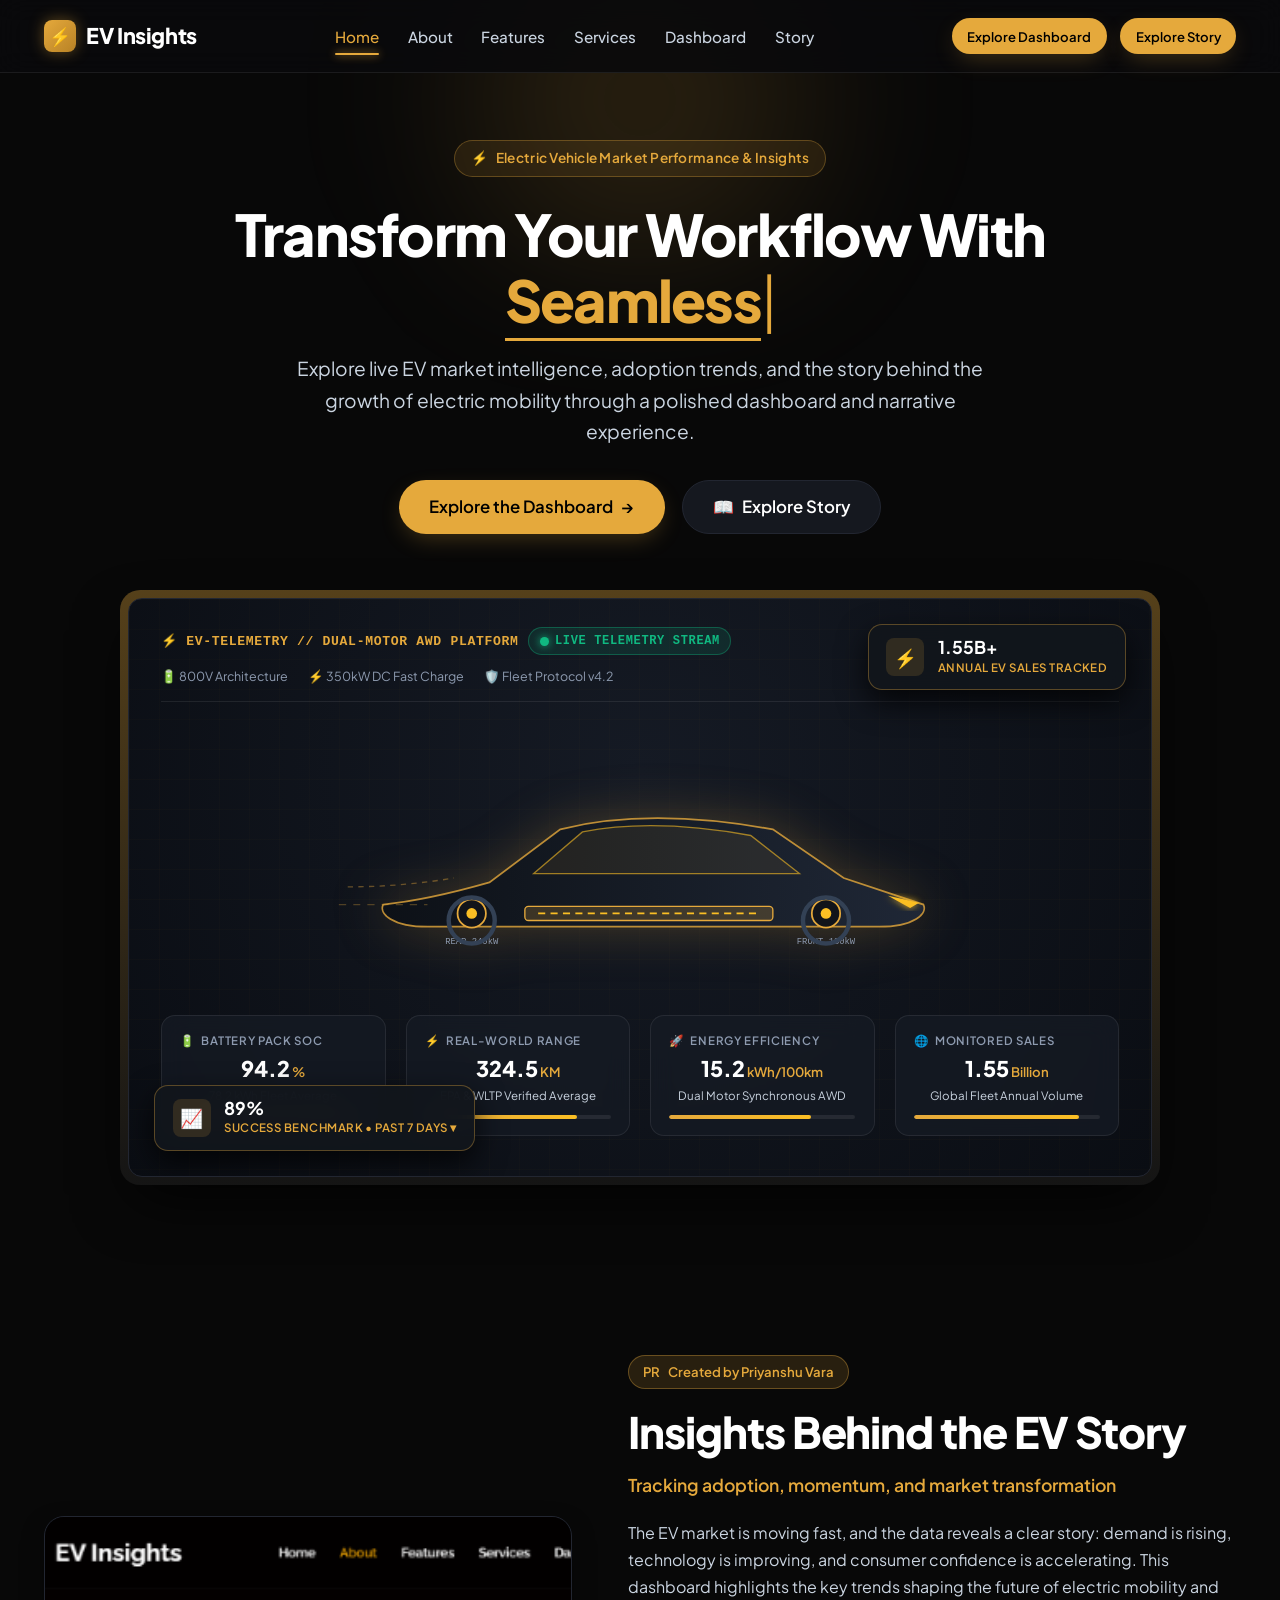
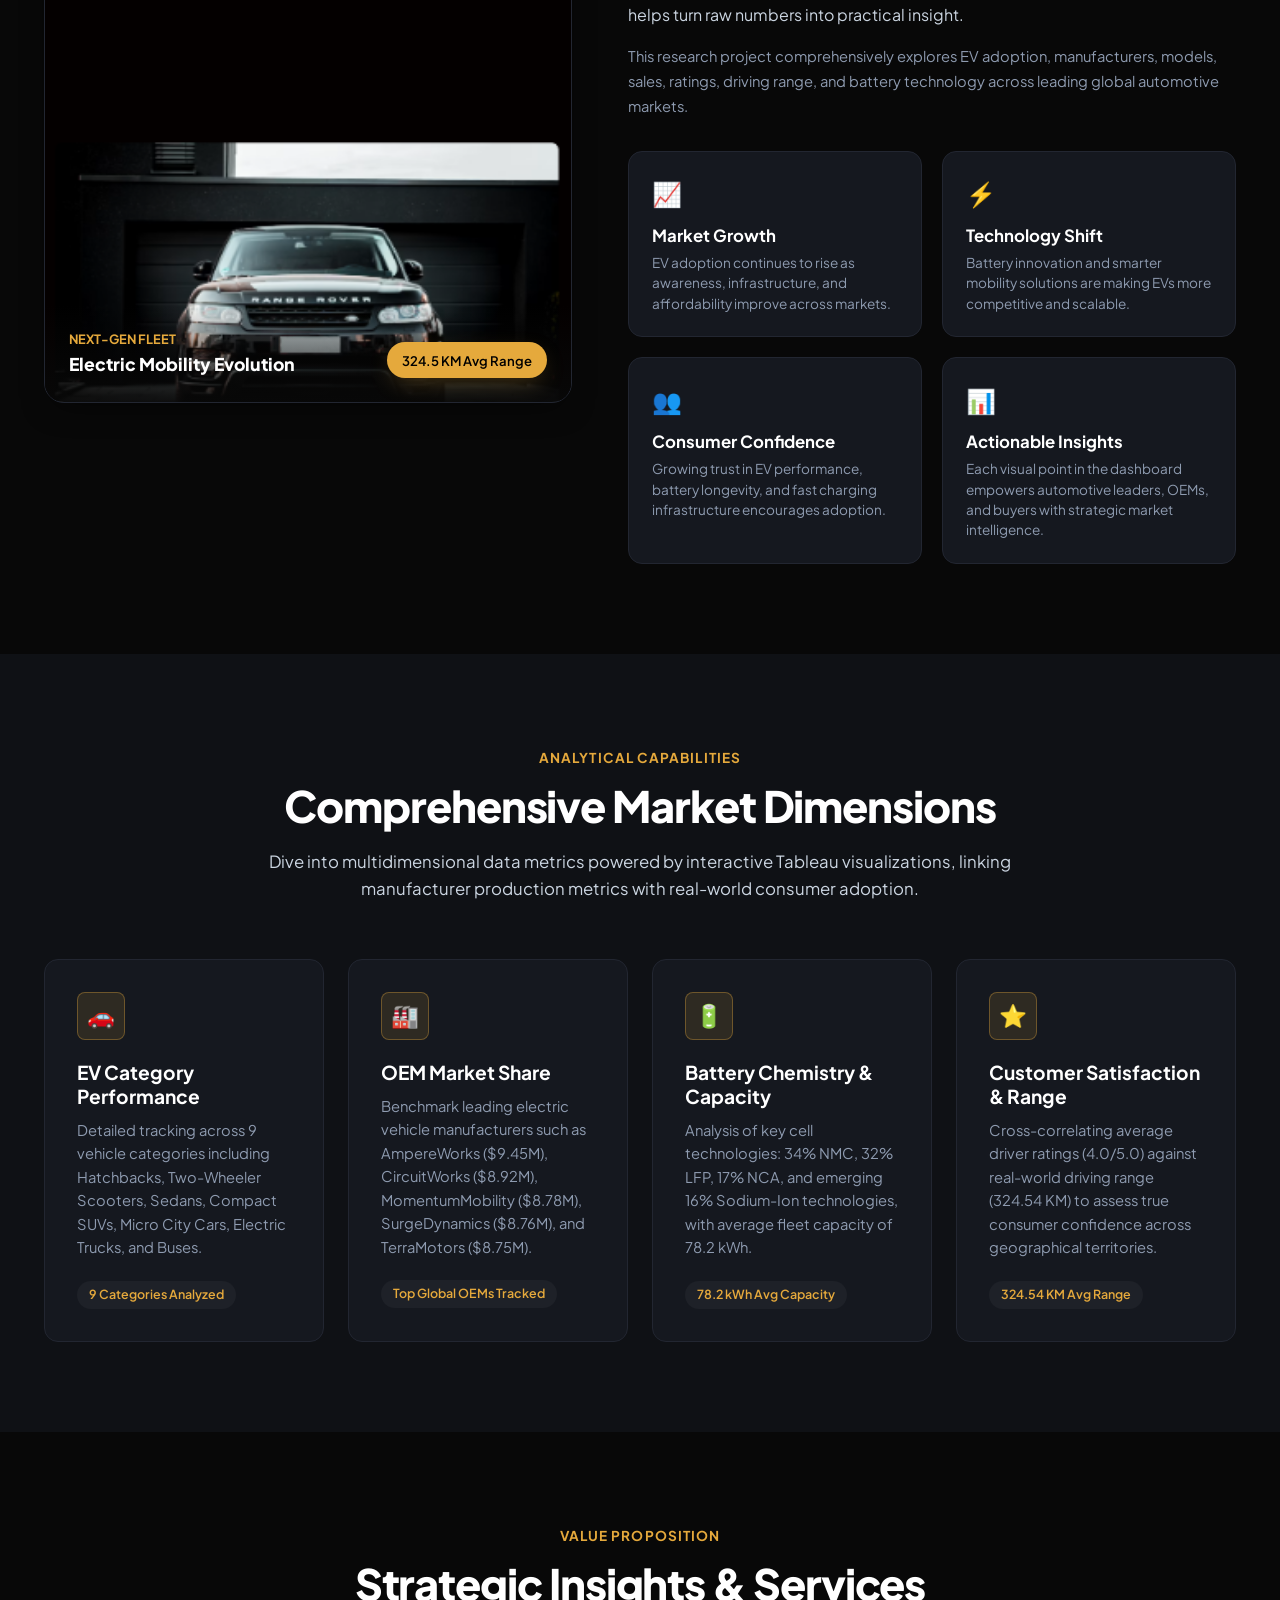
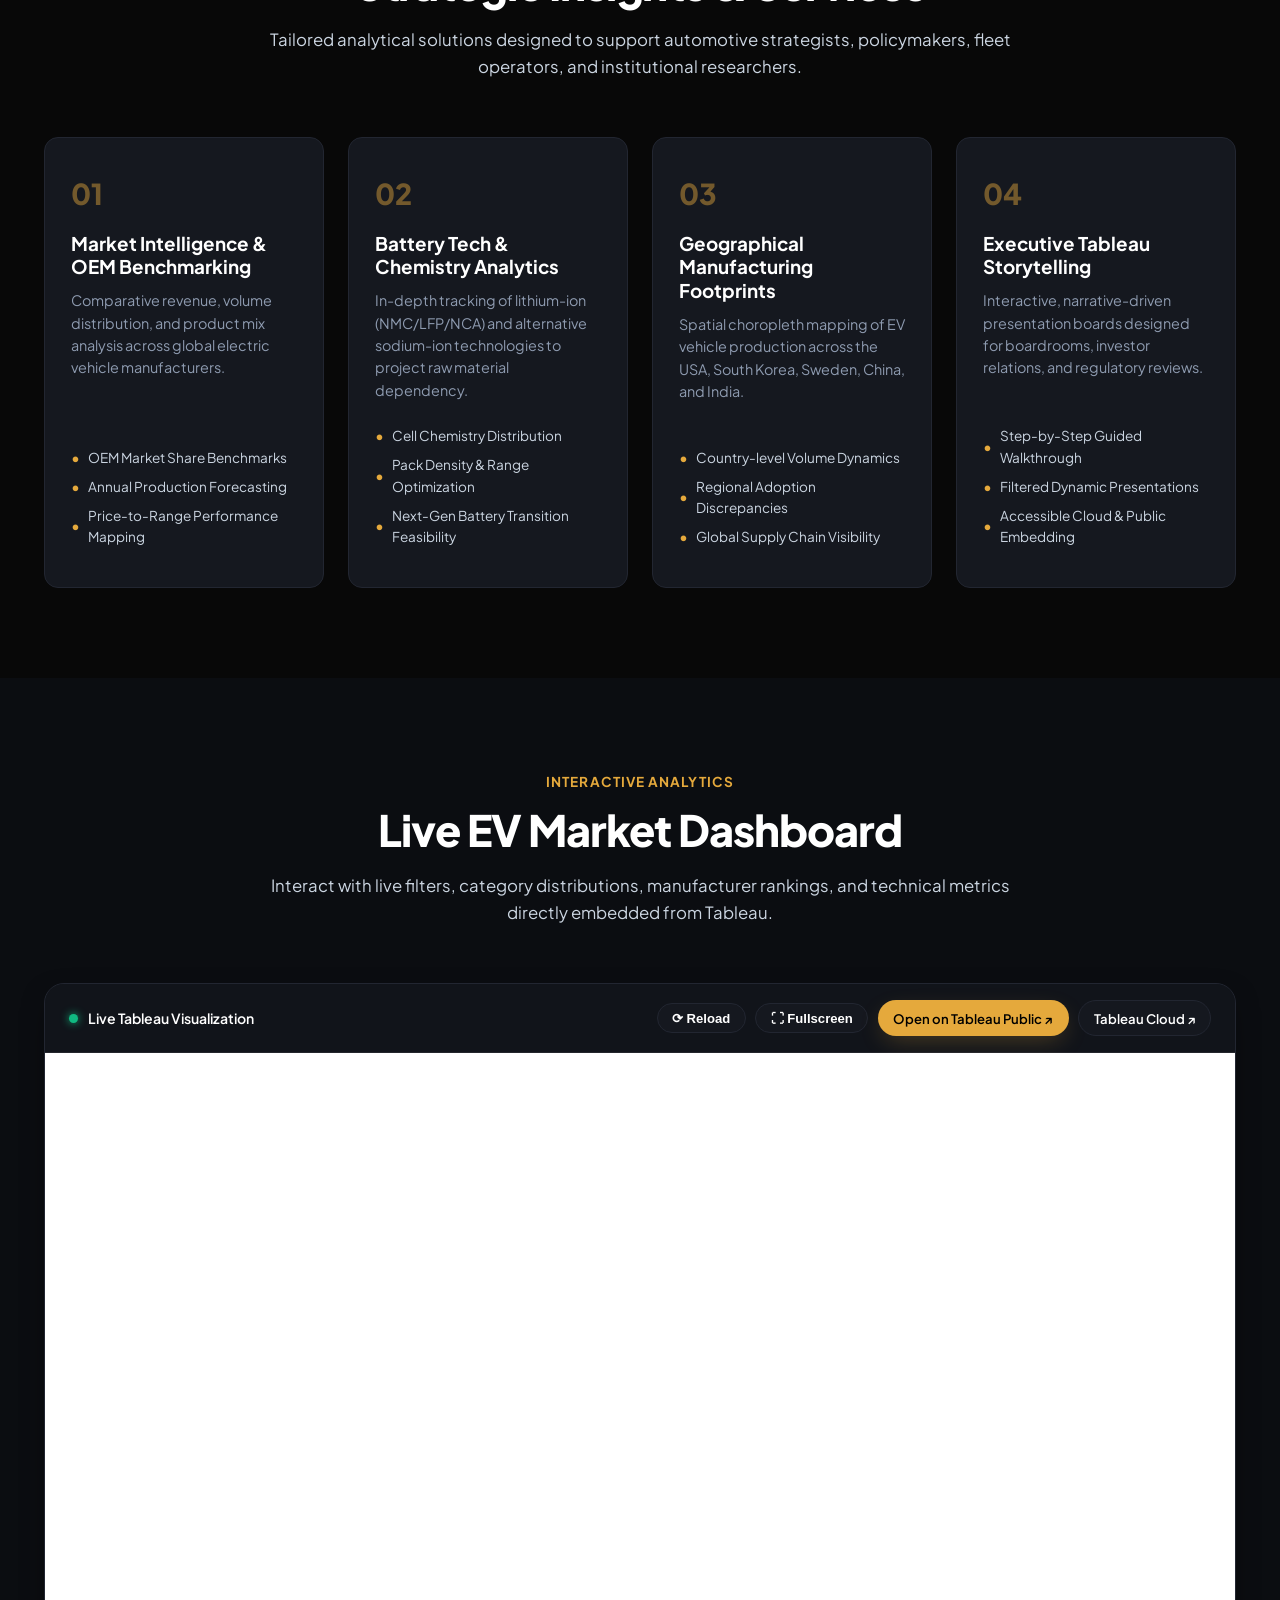
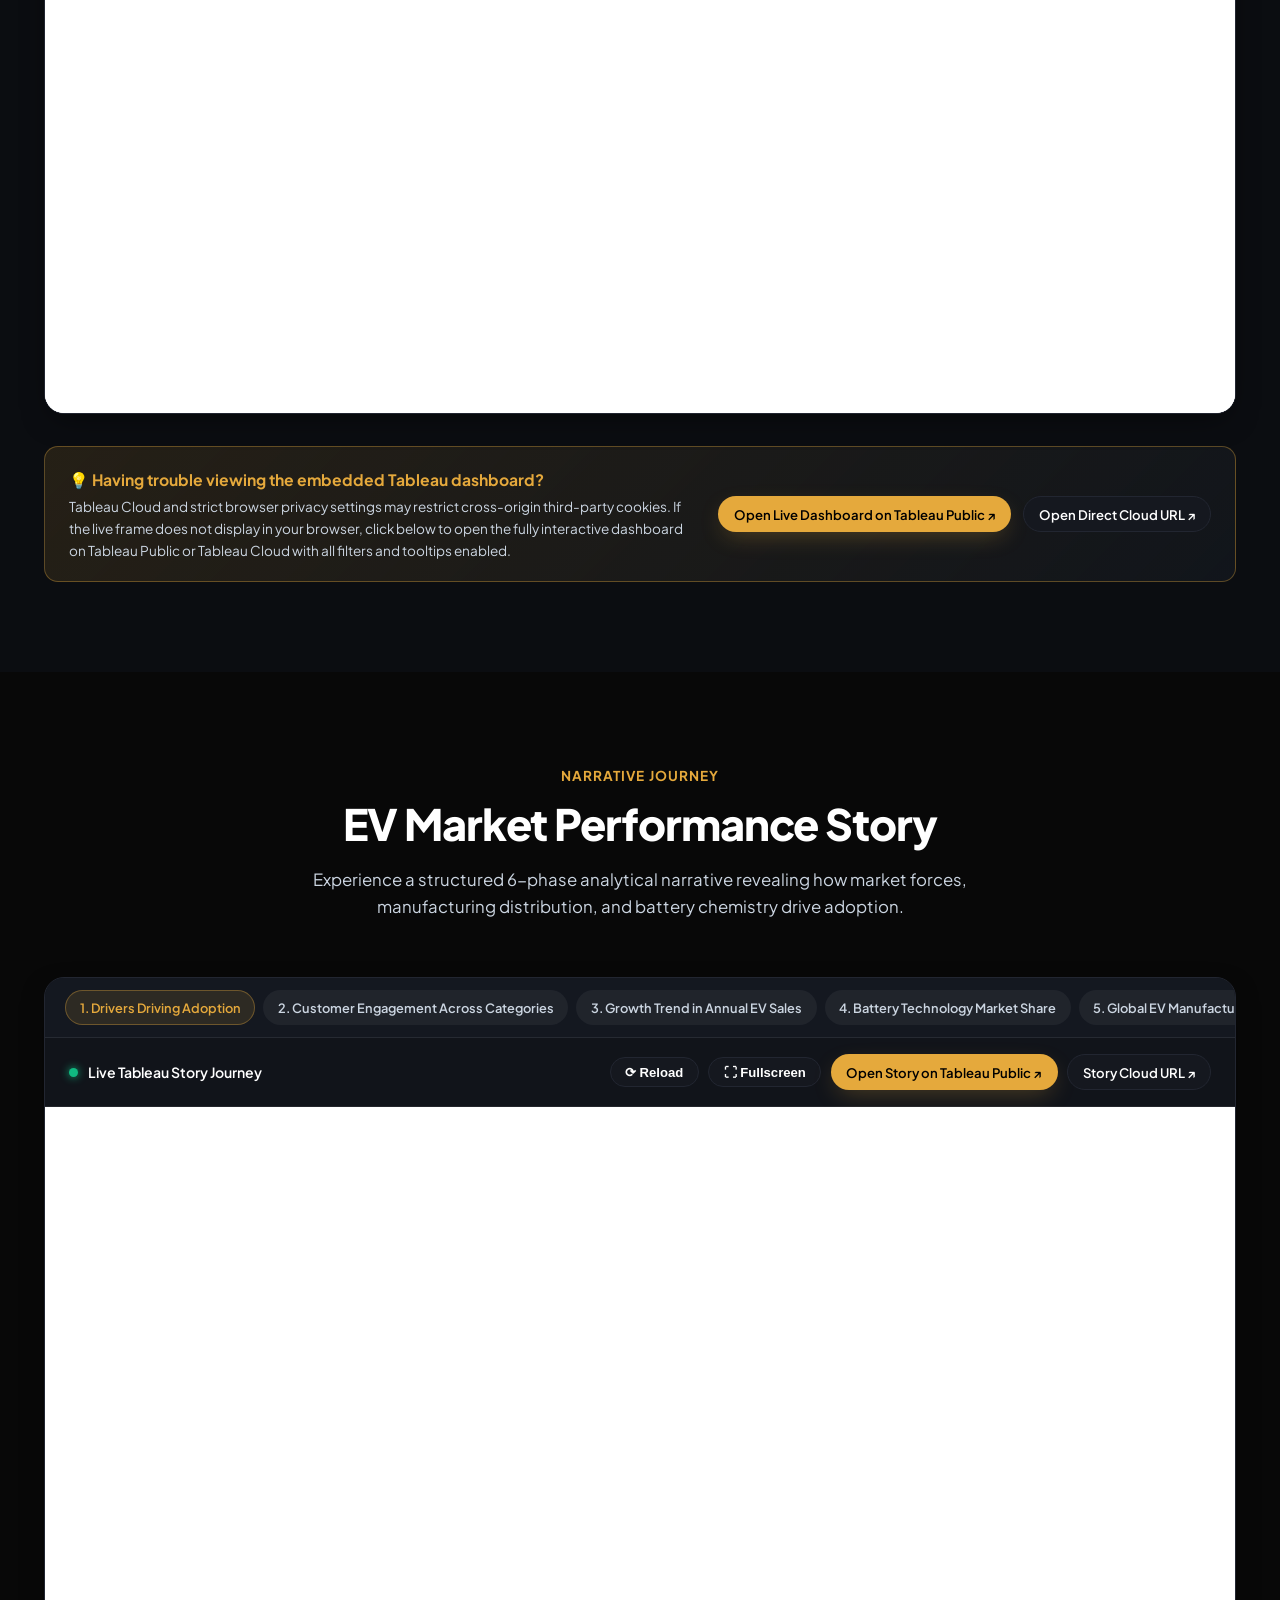
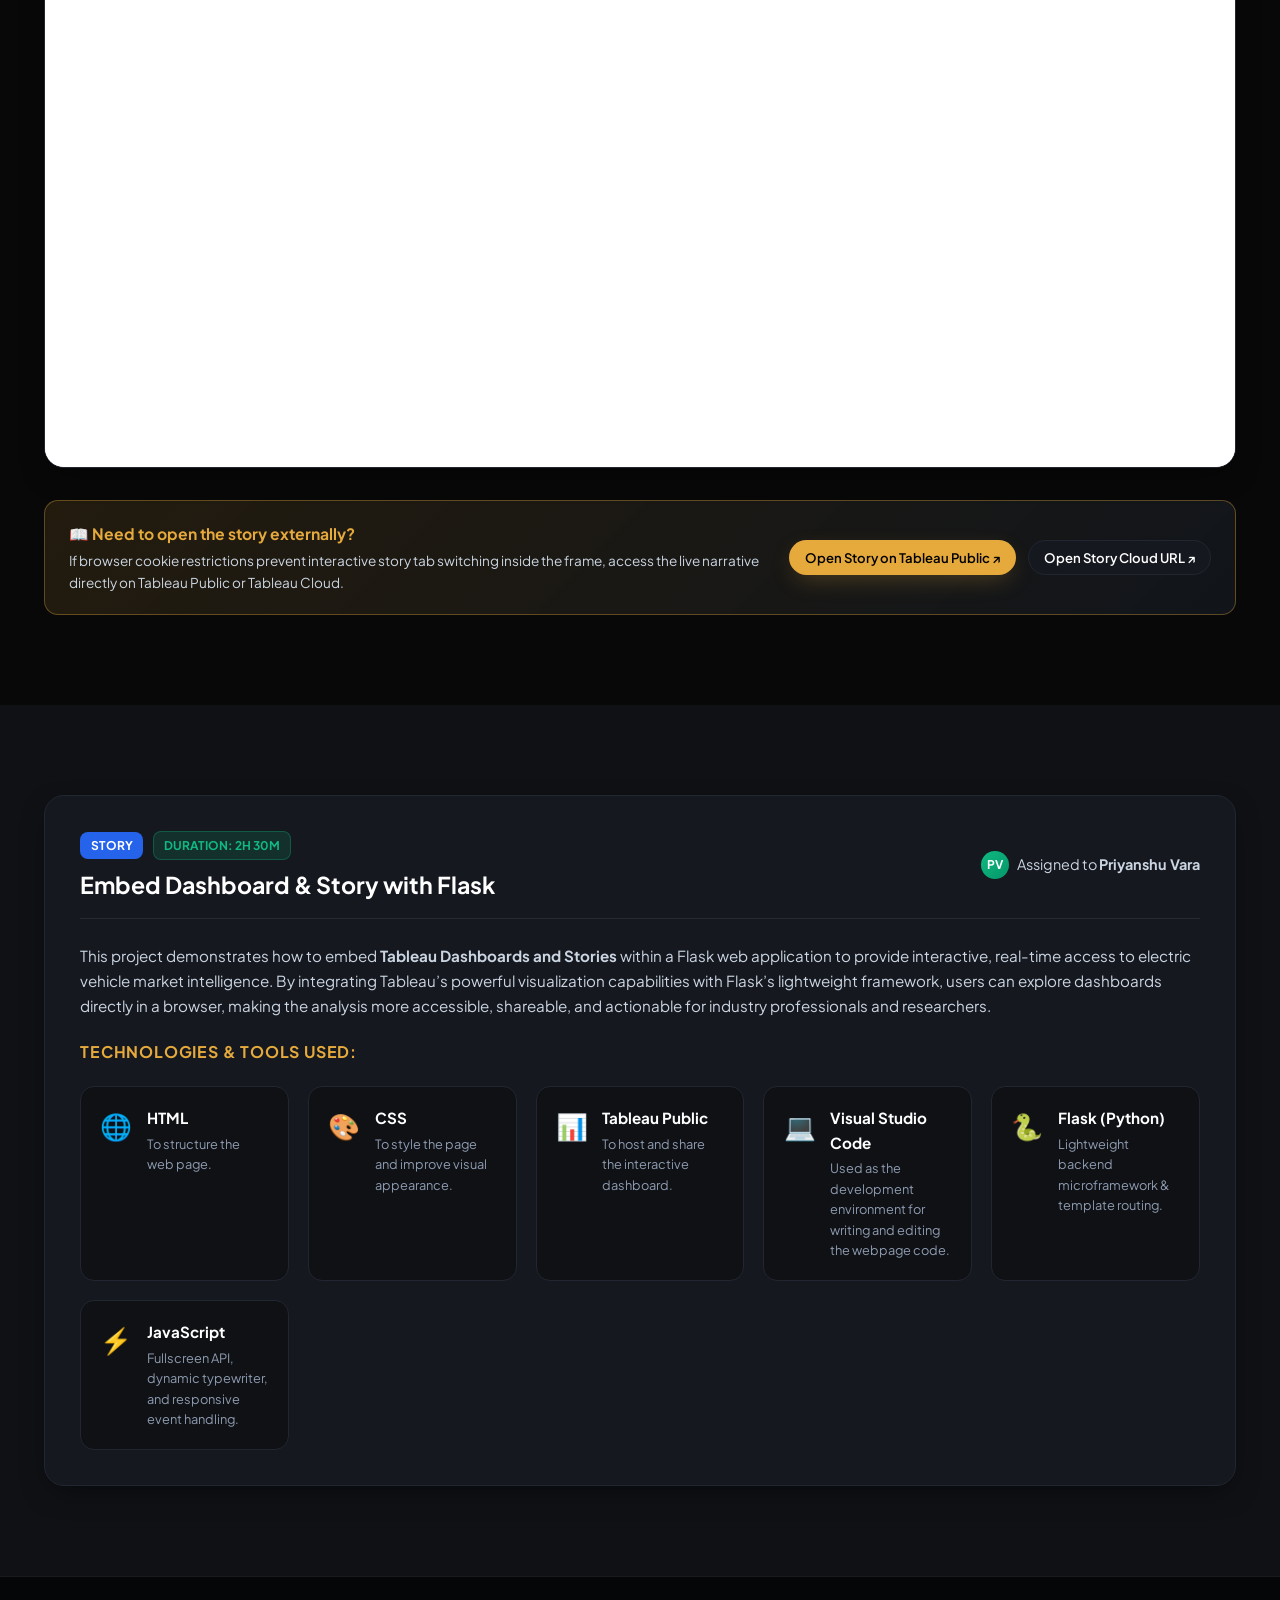
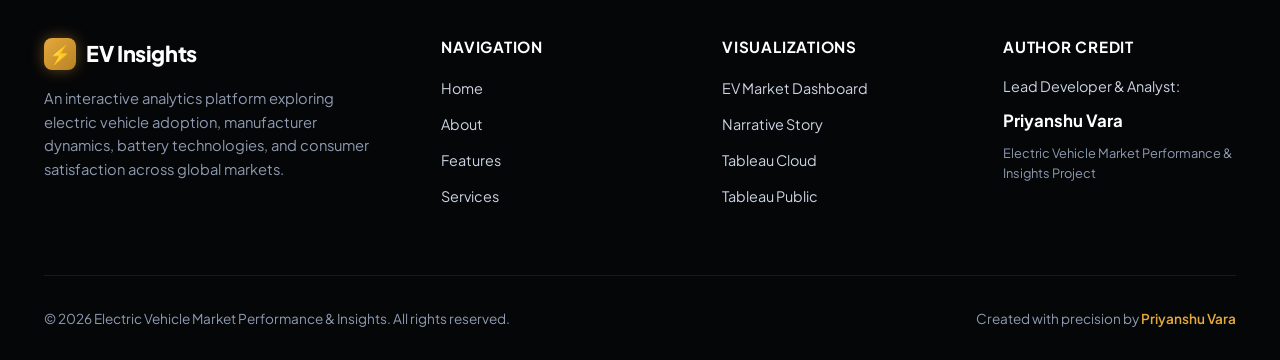
<file: index.html>
<!DOCTYPE html>
<html lang="en">
<head>
  <meta charset="UTF-8">
  <meta name="viewport" content="width=device-width, initial-scale=1.0">
  <meta name="description" content="Electric Vehicle Market Performance & Insights by Priyanshu Vara. Live interactive Tableau dashboards and stories analyzing EV adoption, manufacturers, sales, and battery technology.">
  <meta name="author" content="Priyanshu Vara">
  <title>Electric Vehicle Market Performance & Insights | Priyanshu Vara</title>
  
  <!-- Favicon -->
  <link rel="icon" href="data:image/svg+xml,<svg xmlns=%22http://www.w3.org/2000/svg%22 viewBox=%220 0 100 100%22><text y=%22.9em%22 font-size=%2290%22>⚡</text></svg>">
  
  <!-- Google Fonts -->
  <link rel="preconnect" href="https://fonts.googleapis.com">
  <link rel="preconnect" href="https://fonts.gstatic.com" crossorigin>
  <link href="https://fonts.googleapis.com/css2?family=Plus+Jakarta+Sans:wght@400;500;600;700;800&display=swap" rel="stylesheet">
  
  <!-- Main Stylesheet -->
  <link rel="stylesheet" href="static/css/style.css">
  <style>
    body {
      font-family: 'Plus Jakarta Sans', -apple-system, BlinkMacSystemFont, "Segoe UI", Roboto, sans-serif;
    }
  </style>

  <!-- Tableau Embedding API v3 (Modern Web Component Support) -->
  <script type="module" src="https://public.tableau.com/javascripts/api/tableau.embedding.3.latest.min.js"></script>

  <!-- Central Tableau Configuration File -->
  <script src="static/js/config.js"></script>
</head>
<body>

  <!-- ==========================================================================
       TOP NAVIGATION BAR
       ========================================================================== -->
  <header class="site-header" role="banner">
    <div class="container nav-container">
      <a href="#home" class="brand-logo" aria-label="EV Insights Home">
        <span class="brand-icon">⚡</span>
        <span>EV Insights</span>
      </a>

      <!-- Centered Nav Links -->
      <nav aria-label="Main Navigation">
        <ul class="nav-menu" id="navMenu">
          <li><a href="#home" class="nav-link active">Home</a></li>
          <li><a href="#about" class="nav-link">About</a></li>
          <li><a href="#features" class="nav-link">Features</a></li>
          <li><a href="#services" class="nav-link">Services</a></li>
          <li><a href="#dashboard" class="nav-link">Dashboard</a></li>
          <li><a href="#story" class="nav-link">Story</a></li>
        </ul>
      </nav>

      <!-- Right Action CTA Buttons -->
      <div class="nav-actions">
        <a href="#dashboard" class="btn btn-gold btn-sm">Explore Dashboard</a>
        <a href="#story" class="btn btn-gold btn-sm">Explore Story</a>
      </div>

      <!-- Mobile Hamburger Button -->
      <button class="mobile-nav-toggle" id="mobileNavToggle" aria-label="Toggle navigation menu" aria-expanded="false">
        ☰
      </button>
    </div>
  </header>

  <main>
    <!-- ==========================================================================
         1. HOME / HERO SECTION (EV Themed Visual - No Tableau Screenshots)
         ========================================================================== -->
    <section id="home" class="hero-section">
      <div class="container">
        <div class="hero-content">
          <div class="hero-badge">
            <span>⚡</span> Electric Vehicle Market Performance & Insights
          </div>
          
          <h1 class="hero-title">
            Transform Your Workflow With<br>
            <span id="dynamicWord" class="dynamic-word">Seamless</span><span class="typing-cursor">|</span>
          </h1>

          <p class="hero-subtitle">
            Explore live EV market intelligence, adoption trends, and the story behind the growth of electric mobility through a polished dashboard and narrative experience.
          </p>

          <div class="hero-cta-group">
            <a href="#dashboard" class="btn btn-gold btn-lg">
              Explore the Dashboard <span>→</span>
            </a>
            <a href="#story" class="btn btn-dark btn-lg">
              <span>📖</span> Explore Story
            </a>
          </div>
        </div>

        <!-- EV-Themed Cockpit & Telemetry Display (Adhering to: No screenshots or static images of the Tableau dashboard or story) -->
        <div class="hero-ev-telemetry-wrapper">
          <div class="hero-ev-telemetry-card">
            <div class="telemetry-grid-bg"></div>
            
            <!-- Top Telemetry Status Bar -->
            <div class="telemetry-header-bar">
              <div class="telemetry-sys-id">
                <span>⚡ EV-TELEMETRY // DUAL-MOTOR AWD PLATFORM</span>
                <span class="telemetry-status-pill">
                  <span class="pulse-dot"></span> LIVE TELEMETRY STREAM
                </span>
              </div>
              <div class="telemetry-specs">
                <span>🔋 800V Architecture</span>
                <span>⚡ 350kW DC Fast Charge</span>
                <span>🛡️ Fleet Protocol v4.2</span>
              </div>
            </div>

            <!-- Central Electric Vehicle Silhouette & Energy Pulse -->
            <div class="telemetry-vehicle-showcase">
              <svg class="ev-vehicle-svg" viewBox="0 0 700 240" fill="none" xmlns="http://www.w3.org/2000/svg">
                <!-- Vehicle Body Aerodynamic Silhouette -->
                <path d="M 60 170 Q 110 165 180 145 L 260 85 Q 360 60 500 85 L 580 140 Q 640 160 670 170 C 675 180 660 195 620 195 L 110 195 C 70 195 55 180 60 170 Z" 
                      fill="url(#evBodyGradientRoot)" stroke="#e5a93c" stroke-width="2" stroke-opacity="0.8" />
                
                <!-- Cabin Glass / Greenhouse -->
                <path d="M 230 135 L 285 88 Q 365 72 475 92 L 530 135 Z" 
                      fill="rgba(229, 169, 60, 0.08)" stroke="#fbbf24" stroke-width="1.5" stroke-opacity="0.6" />

                <!-- Front Headlight LED Bar (Amber Glow) -->
                <path d="M 630 160 L 665 168 L 655 174 Z" fill="#fbbf24" filter="url(#glowAmberRoot)" />
                <line x1="640" y1="165" x2="695" y2="165" stroke="#fbbf24" stroke-width="3" filter="url(#glowAmberRoot)" />

                <!-- Rear Taillight LED Bar -->
                <line x1="58" y1="168" x2="85" y2="168" stroke="#ef4444" stroke-width="3" filter="url(#glowAmberRoot)" />

                <!-- High Voltage Battery Floorpack (Glow) -->
                <rect x="220" y="172" width="280" height="16" rx="4" fill="rgba(229, 169, 60, 0.2)" stroke="#e5a93c" stroke-width="1.5" />
                <line x1="235" y1="180" x2="485" y2="180" stroke="#fbbf24" stroke-width="2" stroke-dasharray="8 6" />

                <!-- Front Electric Motor (AWD) -->
                <circle cx="560" cy="180" r="16" fill="#11141a" stroke="#e5a93c" stroke-width="2" />
                <circle cx="560" cy="180" r="6" fill="#fbbf24" />
                <text x="560" y="215" text-anchor="middle" fill="#8e9bb0" font-size="10" font-family="monospace">FRONT 180kW</text>

                <!-- Rear Electric Motor (AWD) -->
                <circle cx="160" cy="180" r="16" fill="#11141a" stroke="#e5a93c" stroke-width="2" />
                <circle cx="160" cy="180" r="6" fill="#fbbf24" />
                <text x="160" y="215" text-anchor="middle" fill="#8e9bb0" font-size="10" font-family="monospace">REAR 240kW</text>

                <!-- Front & Rear Wheels -->
                <circle cx="560" cy="188" r="26" fill="none" stroke="#334155" stroke-width="5" />
                <circle cx="160" cy="188" r="26" fill="none" stroke="#334155" stroke-width="5" />
                
                <!-- Speed & Aerodynamic Lines -->
                <path d="M 20 150 Q 80 150 140 140" stroke="rgba(229, 169, 60, 0.4)" stroke-width="1.5" stroke-dasharray="6 6" />
                <path d="M 10 170 Q 70 170 110 170" stroke="rgba(229, 169, 60, 0.3)" stroke-width="1.5" stroke-dasharray="8 8" />

                <defs>
                  <linearGradient id="evBodyGradientRoot" x1="0" y1="0" x2="1" y2="0">
                    <stop offset="0%" stop-color="#0d1117" />
                    <stop offset="50%" stop-color="#161c26" />
                    <stop offset="100%" stop-color="#1f2736" />
                  </linearGradient>
                  <filter id="glowAmberRoot" x="-20%" y="-20%" width="140%" height="140%">
                    <feGaussianBlur stdDeviation="4" result="blur" />
                    <feMerge>
                      <feMergeNode in="blur" />
                      <feMergeNode in="SourceGraphic" />
                    </feMerge>
                  </filter>
                </defs>
              </svg>
            </div>

            <!-- Telemetry HUD 4-Gauge Readouts -->
            <div class="telemetry-gauges-grid">
              <!-- Gauge 1 -->
              <div class="telemetry-gauge-card">
                <div class="gauge-label"><span>🔋</span> Battery Pack SoC</div>
                <div class="gauge-val">94.2<span class="unit">%</span></div>
                <div class="gauge-subtext">78.2 kWh Fleet Average</div>
                <div class="gauge-progress-bar">
                  <div class="gauge-progress-fill" style="width: 94%;"></div>
                </div>
              </div>

              <!-- Gauge 2 -->
              <div class="telemetry-gauge-card">
                <div class="gauge-label"><span>⚡</span> Real-World Range</div>
                <div class="gauge-val">324.5<span class="unit">KM</span></div>
                <div class="gauge-subtext">EPA & WLTP Verified Average</div>
                <div class="gauge-progress-bar">
                  <div class="gauge-progress-fill" style="width: 82%;"></div>
                </div>
              </div>

              <!-- Gauge 3 -->
              <div class="telemetry-gauge-card">
                <div class="gauge-label"><span>🚀</span> Energy Efficiency</div>
                <div class="gauge-val">15.2<span class="unit">kWh/100km</span></div>
                <div class="gauge-subtext">Dual Motor Synchronous AWD</div>
                <div class="gauge-progress-bar">
                  <div class="gauge-progress-fill" style="width: 76%;"></div>
                </div>
              </div>

              <!-- Gauge 4 -->
              <div class="telemetry-gauge-card">
                <div class="gauge-label"><span>🌐</span> Monitored Sales</div>
                <div class="gauge-val">1.55<span class="unit">Billion</span></div>
                <div class="gauge-subtext">Global Fleet Annual Volume</div>
                <div class="gauge-progress-bar">
                  <div class="gauge-progress-fill" style="width: 89%;"></div>
                </div>
              </div>
            </div>

            <!-- Floating Benchmark Badge (Bottom-Left matching reference screenshot 2) -->
            <div class="floating-badge badge-left">
              <div class="badge-icon">📈</div>
              <div>
                <div class="badge-text-primary">89%</div>
                <div class="badge-text-secondary">Success Benchmark • Past 7 Days ▾</div>
              </div>
            </div>

            <!-- Floating KPI Badge (Top-Right matching reference screenshot 2) -->
            <div class="floating-badge badge-right">
              <div class="badge-icon">⚡</div>
              <div>
                <div class="badge-text-primary">1.55B+</div>
                <div class="badge-text-secondary">Annual EV Sales Tracked</div>
              </div>
            </div>
          </div>
        </div>
      </div>
    </section>

    <!-- ==========================================================================
         2. ABOUT SECTION (Matching Reference Screenshot 4)
         ========================================================================== -->
    <section id="about" class="section-padding">
      <div class="container">
        <div class="about-grid">
          <!-- Left Column: Sleek Modern EV Visual Showcase -->
          <div class="about-visual">
            <div class="car-image-card">
              <img src="static/images/ev-car.png" alt="Electric Vehicle Innovation Showcase">
              <div class="car-image-overlay">
                <div>
                  <div style="font-size: 0.8rem; color: var(--accent-gold); font-weight: 700; text-transform: uppercase;">Next-Gen Fleet</div>
                  <div style="font-size: 1.1rem; font-weight: 800; color: #fff;">Electric Mobility Evolution</div>
                </div>
                <span class="btn btn-gold btn-sm" style="pointer-events: none;">324.5 KM Avg Range</span>
              </div>
            </div>
          </div>

          <!-- Right Column: Narrative & 4 Concise Feature Cards -->
          <div class="about-content">
            <div class="about-author-badge">
              <span>PR</span> Created by Priyanshu Vara
            </div>
            
            <h2 class="section-title">Insights Behind the EV Story</h2>
            <div class="about-subheading">Tracking adoption, momentum, and market transformation</div>
            
            <p class="about-paragraph">
              The EV market is moving fast, and the data reveals a clear story: demand is rising, technology is improving, and consumer confidence is accelerating. This dashboard highlights the key trends shaping the future of electric mobility and helps turn raw numbers into practical insight.
            </p>
            <p class="about-paragraph" style="margin-top: -1rem; font-size: 0.92rem; color: var(--text-muted);">
              This research project comprehensively explores EV adoption, manufacturers, models, sales, ratings, driving range, and battery technology across leading global automotive markets.
            </p>

            <!-- 4 Concise Feature Cards Grid (2x2 matching Reference Screenshot 4) -->
            <div class="features-mini-grid">
              <div class="feature-mini-card">
                <div class="feature-card-icon">📈</div>
                <h3 class="feature-mini-title">Market Growth</h3>
                <p class="feature-mini-desc">EV adoption continues to rise as awareness, infrastructure, and affordability improve across markets.</p>
              </div>

              <div class="feature-mini-card">
                <div class="feature-card-icon">⚡</div>
                <h3 class="feature-mini-title">Technology Shift</h3>
                <p class="feature-mini-desc">Battery innovation and smarter mobility solutions are making EVs more competitive and scalable.</p>
              </div>

              <div class="feature-mini-card">
                <div class="feature-card-icon">👥</div>
                <h3 class="feature-mini-title">Consumer Confidence</h3>
                <p class="feature-mini-desc">Growing trust in EV performance, battery longevity, and fast charging infrastructure encourages adoption.</p>
              </div>

              <div class="feature-mini-card">
                <div class="feature-card-icon">📊</div>
                <h3 class="feature-mini-title">Actionable Insights</h3>
                <p class="feature-mini-desc">Each visual point in the dashboard empowers automotive leaders, OEMs, and buyers with strategic market intelligence.</p>
              </div>
            </div>
          </div>
        </div>
      </div>
    </section>

    <!-- ==========================================================================
         3. FEATURES SECTION (Comprehensive Analytical Dimensions)
         ========================================================================== -->
    <section id="features" class="section-padding features-section">
      <div class="container">
        <div class="section-header">
          <span class="section-tag">Analytical Capabilities</span>
          <h2 class="section-title">Comprehensive Market Dimensions</h2>
          <p class="section-description">
            Dive into multidimensional data metrics powered by interactive Tableau visualizations, linking manufacturer production metrics with real-world consumer adoption.
          </p>
        </div>

        <div class="features-grid">
          <!-- Dimension 1 -->
          <div class="feature-box">
            <div class="feature-box-icon">🚗</div>
            <h3 class="feature-box-title">EV Category Performance</h3>
            <p class="feature-box-desc">
              Detailed tracking across 9 vehicle categories including Hatchbacks, Two-Wheeler Scooters, Sedans, Compact SUVs, Micro City Cars, Electric Trucks, and Buses.
            </p>
            <div class="feature-metric-pill">
              <span>9 Categories Analyzed</span>
            </div>
          </div>

          <!-- Dimension 2 -->
          <div class="feature-box">
            <div class="feature-box-icon">🏭</div>
            <h3 class="feature-box-title">OEM Market Share</h3>
            <p class="feature-box-desc">
              Benchmark leading electric vehicle manufacturers such as AmpereWorks ($9.45M), CircuitWorks ($8.92M), MomentumMobility ($8.78M), SurgeDynamics ($8.76M), and TerraMotors ($8.75M).
            </p>
            <div class="feature-metric-pill">
              <span>Top Global OEMs Tracked</span>
            </div>
          </div>

          <!-- Dimension 3 -->
          <div class="feature-box">
            <div class="feature-box-icon">🔋</div>
            <h3 class="feature-box-title">Battery Chemistry & Capacity</h3>
            <p class="feature-box-desc">
              Analysis of key cell technologies: 34% NMC, 32% LFP, 17% NCA, and emerging 16% Sodium-Ion technologies, with average fleet capacity of 78.2 kWh.
            </p>
            <div class="feature-metric-pill">
              <span>78.2 kWh Avg Capacity</span>
            </div>
          </div>

          <!-- Dimension 4 -->
          <div class="feature-box">
            <div class="feature-box-icon">⭐</div>
            <h3 class="feature-box-title">Customer Satisfaction & Range</h3>
            <p class="feature-box-desc">
              Cross-correlating average driver ratings (4.0/5.0) against real-world driving range (324.54 KM) to assess true consumer confidence across geographical territories.
            </p>
            <div class="feature-metric-pill">
              <span>324.54 KM Avg Range</span>
            </div>
          </div>
        </div>
      </div>
    </section>

    <!-- ==========================================================================
         4. SERVICES SECTION
         ========================================================================== -->
    <section id="services" class="section-padding">
      <div class="container">
        <div class="section-header">
          <span class="section-tag">Value Proposition</span>
          <h2 class="section-title">Strategic Insights & Services</h2>
          <p class="section-description">
            Tailored analytical solutions designed to support automotive strategists, policymakers, fleet operators, and institutional researchers.
          </p>
        </div>

        <div class="services-grid">
          <!-- Service 1 -->
          <div class="service-card">
            <div>
              <div class="service-number">01</div>
              <h3 class="service-title">Market Intelligence & OEM Benchmarking</h3>
              <p class="service-desc">
                Comparative revenue, volume distribution, and product mix analysis across global electric vehicle manufacturers.
              </p>
            </div>
            <ul class="service-list">
              <li>OEM Market Share Benchmarks</li>
              <li>Annual Production Forecasting</li>
              <li>Price-to-Range Performance Mapping</li>
            </ul>
          </div>

          <!-- Service 2 -->
          <div class="service-card">
            <div>
              <div class="service-number">02</div>
              <h3 class="service-title">Battery Tech & Chemistry Analytics</h3>
              <p class="service-desc">
                In-depth tracking of lithium-ion (NMC/LFP/NCA) and alternative sodium-ion technologies to project raw material dependency.
              </p>
            </div>
            <ul class="service-list">
              <li>Cell Chemistry Distribution</li>
              <li>Pack Density & Range Optimization</li>
              <li>Next-Gen Battery Transition Feasibility</li>
            </ul>
          </div>

          <!-- Service 3 -->
          <div class="service-card">
            <div>
              <div class="service-number">03</div>
              <h3 class="service-title">Geographical Manufacturing Footprints</h3>
              <p class="service-desc">
                Spatial choropleth mapping of EV vehicle production across the USA, South Korea, Sweden, China, and India.
              </p>
            </div>
            <ul class="service-list">
              <li>Country-level Volume Dynamics</li>
              <li>Regional Adoption Discrepancies</li>
              <li>Global Supply Chain Visibility</li>
            </ul>
          </div>

          <!-- Service 4 -->
          <div class="service-card">
            <div>
              <div class="service-number">04</div>
              <h3 class="service-title">Executive Tableau Storytelling</h3>
              <p class="service-desc">
                Interactive, narrative-driven presentation boards designed for boardrooms, investor relations, and regulatory reviews.
              </p>
            </div>
            <ul class="service-list">
              <li>Step-by-Step Guided Walkthrough</li>
              <li>Filtered Dynamic Presentations</li>
              <li>Accessible Cloud & Public Embedding</li>
            </ul>
          </div>
        </div>
      </div>
    </section>

    <!-- ==========================================================================
         5. DASHBOARD SECTION (Live Interactive Tableau Embed - No Screenshots)
         ========================================================================== -->
    <section id="dashboard" class="section-padding" style="background: #0b0d11;">
      <div class="container">
        <div class="section-header">
          <span class="section-tag">Interactive Analytics</span>
          <h2 class="section-title">Live EV Market Dashboard</h2>
          <p class="section-description">
            Interact with live filters, category distributions, manufacturer rankings, and technical metrics directly embedded from Tableau.
          </p>
        </div>

        <!-- Embedded Tableau Dashboard Container -->
        <div class="tableau-embed-card">
          <!-- Embed Toolbar -->
          <div class="embed-toolbar">
            <div class="toolbar-status">
              <span class="pulse-dot"></span>
              <span>Live Tableau Visualization</span>
            </div>

            <div class="toolbar-actions">
              <button id="btnReloadDash" class="btn btn-dark btn-sm" title="Reload iframe visualization">
                ⟳ Reload
              </button>
              <button id="btnFullscreenDash" class="btn btn-dark btn-sm" title="Toggle fullscreen view">
                ⛶ Fullscreen
              </button>
              <a id="btnOpenDashboardPublic" href="https://public.tableau.com/views/EVMarket/EVMarketDashboard" target="_blank" rel="noopener noreferrer" class="btn btn-gold btn-sm">
                Open on Tableau Public ↗
              </a>
              <a id="btnOpenDashboardCloud" href="https://prod-in-a.online.tableau.com/#/site/en25cs3090168-16fdac36f1/views/EVMarket/EVMarketDashboard?:iid=1" target="_blank" rel="noopener noreferrer" class="btn btn-dark btn-sm">
                Tableau Cloud ↗
              </a>
            </div>
          </div>

          <!-- Live Responsive Tableau Embed Frame (Preserves full interactivity, filters, and tooltips) -->
          <div class="tableau-frame-wrapper" id="dashFrameWrapper">
            <iframe 
              id="tableauDashboardIframe" 
              class="tableau-iframe"
              src="https://prod-in-a.online.tableau.com/t/en25cs3090168-16fdac36f1/views/EVMarket/EVMarketDashboard?:embed=yes&:showVizHome=no&:toolbar=yes"
              title="Electric Vehicle Market Performance Dashboard"
              allowfullscreen="true"
              allow="accelerometer; autoplay; clipboard-write; encrypted-media; gyroscope; picture-in-picture"
              loading="lazy">
            </iframe>
          </div>
        </div>

        <!-- Embed Fallback / Assistance Banner -->
        <div class="embed-fallback-banner">
          <div class="fallback-text">
            <div class="fallback-title">💡 Having trouble viewing the embedded Tableau dashboard?</div>
            <div class="fallback-desc">
              Tableau Cloud and strict browser privacy settings may restrict cross-origin third-party cookies. If the live frame does not display in your browser, click below to open the fully interactive dashboard on Tableau Public or Tableau Cloud with all filters and tooltips enabled.
            </div>
          </div>
          <div style="display: flex; gap: 0.75rem; flex-wrap: wrap;">
            <a id="btnOpenDashboardPublicBanner" href="https://public.tableau.com/views/EVMarket/EVMarketDashboard" target="_blank" rel="noopener noreferrer" class="btn btn-gold btn-sm">
              Open Live Dashboard on Tableau Public ↗
            </a>
            <a id="btnOpenDashboardCloudBanner" href="https://prod-in-a.online.tableau.com/#/site/en25cs3090168-16fdac36f1/views/EVMarket/EVMarketDashboard?:iid=1" target="_blank" rel="noopener noreferrer" class="btn btn-dark btn-sm">
              Open Direct Cloud URL ↗
            </a>
          </div>
        </div>
      </div>
    </section>

    <!-- ==========================================================================
         6. STORY SECTION (Live Interactive Tableau Story Embed - No Screenshots)
         ========================================================================== -->
    <section id="story" class="section-padding">
      <div class="container">
        <div class="section-header">
          <span class="section-tag">Narrative Journey</span>
          <h2 class="section-title">EV Market Performance Story</h2>
          <p class="section-description">
            Experience a structured 6-phase analytical narrative revealing how market forces, manufacturing distribution, and battery chemistry drive adoption.
          </p>
        </div>

        <!-- Embedded Tableau Story Container -->
        <div class="tableau-embed-card">
          <!-- Story Chapter Reference Bar -->
          <div class="story-chapters-bar">
            <span class="story-chapter-pill active">1. Drivers Driving Adoption</span>
            <span class="story-chapter-pill">2. Customer Engagement Across Categories</span>
            <span class="story-chapter-pill">3. Growth Trend in Annual EV Sales</span>
            <span class="story-chapter-pill">4. Battery Technology Market Share</span>
            <span class="story-chapter-pill">5. Global EV Manufacturing Footprint</span>
            <span class="story-chapter-pill">6. Key Recommendations & Outlook</span>
          </div>

          <!-- Embed Toolbar -->
          <div class="embed-toolbar">
            <div class="toolbar-status">
              <span class="pulse-dot"></span>
              <span>Live Tableau Story Journey</span>
            </div>

            <div class="toolbar-actions">
              <button id="btnReloadStory" class="btn btn-dark btn-sm" title="Reload story iframe visualization">
                ⟳ Reload
              </button>
              <button id="btnFullscreenStory" class="btn btn-dark btn-sm" title="Fullscreen view">
                ⛶ Fullscreen
              </button>
              <a id="btnOpenStoryPublic" href="https://public.tableau.com/views/EVMarketprojecttableau/Story1" target="_blank" rel="noopener noreferrer" class="btn btn-gold btn-sm">
                Open Story on Tableau Public ↗
              </a>
              <a id="btnOpenStoryCloud" href="https://prod-in-a.online.tableau.com/#/site/en25cs3090168-16fdac36f1/views/EVMarketprojecttableau/Story1?:iid=1" target="_blank" rel="noopener noreferrer" class="btn btn-dark btn-sm">
                Story Cloud URL ↗
              </a>
            </div>
          </div>

          <!-- Live Responsive Tableau Story Frame (Story navigation visible & interactive) -->
          <div class="tableau-frame-wrapper tableau-story-wrapper" id="storyFrameWrapper">
            <iframe 
              id="tableauStoryIframe" 
              class="tableau-iframe tableau-story-iframe"
              src="https://prod-in-a.online.tableau.com/t/en25cs3090168-16fdac36f1/views/EVMarketprojecttableau/Story1?:embed=yes&:showVizHome=no&:toolbar=yes"
              title="Electric Vehicle Market Performance Story"
              allowfullscreen="true"
              allow="accelerometer; autoplay; clipboard-write; encrypted-media; gyroscope; picture-in-picture"
              loading="lazy">
            </iframe>
          </div>
        </div>

        <!-- Story Embed Fallback Banner -->
        <div class="embed-fallback-banner">
          <div class="fallback-text">
            <div class="fallback-title">📖 Need to open the story externally?</div>
            <div class="fallback-desc">
              If browser cookie restrictions prevent interactive story tab switching inside the frame, access the live narrative directly on Tableau Public or Tableau Cloud.
            </div>
          </div>
          <div style="display: flex; gap: 0.75rem; flex-wrap: wrap;">
            <a id="btnOpenStoryPublicBanner" href="https://public.tableau.com/views/EVMarketprojecttableau/Story1" target="_blank" rel="noopener noreferrer" class="btn btn-gold btn-sm">
              Open Story on Tableau Public ↗
            </a>
            <a id="btnOpenStoryCloudBanner" href="https://prod-in-a.online.tableau.com/#/site/en25cs3090168-16fdac36f1/views/EVMarketprojecttableau/Story1?:iid=1" target="_blank" rel="noopener noreferrer" class="btn btn-dark btn-sm">
              Open Story Cloud URL ↗
            </a>
          </div>
        </div>
      </div>
    </section>

    <!-- ==========================================================================
         7. PROJECT ARCHITECTURE & JIRA SHOWCASE (Matching Reference Image 1 & 2)
         ========================================================================== -->
    <section class="section-padding project-meta-section">
      <div class="container">
        <div class="project-meta-card">
          <div class="meta-header-row">
            <div>
              <div class="jira-badge-group">
                <span class="jira-tag story">Story</span>
                <span class="jira-tag duration">Duration: 2h 30m</span>
              </div>
              <h3 style="font-size: 1.45rem; margin-top: 0.6rem;">Embed Dashboard & Story with Flask</h3>
            </div>
            <div class="jira-assignee">
              <span class="assignee-avatar">PV</span>
              <span>Assigned to <strong>Priyanshu Vara</strong></span>
            </div>
          </div>

          <p style="font-size: 0.95rem; color: var(--text-secondary); margin-bottom: 1.5rem; line-height: 1.65;">
            This project demonstrates how to embed <strong>Tableau Dashboards and Stories</strong> within a Flask web application to provide interactive, real-time access to electric vehicle market intelligence. By integrating Tableau’s powerful visualization capabilities with Flask’s lightweight framework, users can explore dashboards directly in a browser, making the analysis more accessible, shareable, and actionable for industry professionals and researchers.
          </p>

          <h4 style="font-size: 1rem; text-transform: uppercase; letter-spacing: 0.05em; color: var(--accent-gold); margin-bottom: 0.5rem;">
            Technologies & Tools Used:
          </h4>
          <div class="tech-stack-grid">
            <div class="tech-item">
              <div class="tech-icon">🌐</div>
              <div>
                <div class="tech-name">HTML</div>
                <div class="tech-role">To structure the web page.</div>
              </div>
            </div>
            <div class="tech-item">
              <div class="tech-icon">🎨</div>
              <div>
                <div class="tech-name">CSS</div>
                <div class="tech-role">To style the page and improve visual appearance.</div>
              </div>
            </div>
            <div class="tech-item">
              <div class="tech-icon">📊</div>
              <div>
                <div class="tech-name">Tableau Public</div>
                <div class="tech-role">To host and share the interactive dashboard.</div>
              </div>
            </div>
            <div class="tech-item">
              <div class="tech-icon">💻</div>
              <div>
                <div class="tech-name">Visual Studio Code</div>
                <div class="tech-role">Used as the development environment for writing and editing the webpage code.</div>
              </div>
            </div>
            <div class="tech-item">
              <div class="tech-icon">🐍</div>
              <div>
                <div class="tech-name">Flask (Python)</div>
                <div class="tech-role">Lightweight backend microframework & template routing.</div>
              </div>
            </div>
            <div class="tech-item">
              <div class="tech-icon">⚡</div>
              <div>
                <div class="tech-name">JavaScript</div>
                <div class="tech-role">Fullscreen API, dynamic typewriter, and responsive event handling.</div>
              </div>
            </div>
          </div>
        </div>
      </div>
    </section>
  </main>

  <!-- ==========================================================================
       FOOTER
       ========================================================================== -->
  <footer class="site-footer" role="contentinfo">
    <div class="container">
      <div class="footer-top">
        <div class="footer-brand">
          <div class="brand-logo">
            <span class="brand-icon">⚡</span>
            <span>EV Insights</span>
          </div>
          <p>
            An interactive analytics platform exploring electric vehicle adoption, manufacturer dynamics, battery technologies, and consumer satisfaction across global markets.
          </p>
        </div>

        <div>
          <h4 class="footer-title">Navigation</h4>
          <ul class="footer-links">
            <li><a href="#home">Home</a></li>
            <li><a href="#about">About</a></li>
            <li><a href="#features">Features</a></li>
            <li><a href="#services">Services</a></li>
          </ul>
        </div>

        <div>
          <h4 class="footer-title">Visualizations</h4>
          <ul class="footer-links">
            <li><a href="#dashboard">EV Market Dashboard</a></li>
            <li><a href="#story">Narrative Story</a></li>
            <li><a href="https://prod-in-a.online.tableau.com/#/site/en25cs3090168-16fdac36f1/views/EVMarket/EVMarketDashboard?:iid=1" target="_blank" rel="noopener">Tableau Cloud</a></li>
            <li><a href="https://public.tableau.com" target="_blank" rel="noopener">Tableau Public</a></li>
          </ul>
        </div>

        <div>
          <h4 class="footer-title">Author Credit</h4>
          <p style="font-size: 0.9rem; color: var(--text-secondary); margin-bottom: 0.6rem;">
            Lead Developer & Analyst:
          </p>
          <div style="font-size: 1.05rem; font-weight: 700; color: #fff; margin-bottom: 0.5rem;">
            Priyanshu Vara
          </div>
          <p style="font-size: 0.8rem; color: var(--text-muted);">
            Electric Vehicle Market Performance & Insights Project
          </p>
        </div>
      </div>

      <div class="footer-bottom">
        <div>
          © 2026 Electric Vehicle Market Performance & Insights. All rights reserved.
        </div>
        <div>
          Created with precision by <span class="author-credit-tag">Priyanshu Vara</span>
        </div>
      </div>
    </div>
  </footer>

  <!-- Floating Back to Top Button (Matching Reference Screenshot 3 & 4) -->
  <button id="backToTopBtn" class="back-to-top" aria-label="Back to top" title="Scroll to top">
    ↑
  </button>

  <!-- Main JavaScript File -->
  <script src="static/js/main.js"></script>
</body>
</html>
</file>
<file: static/css/style.css>
/* ==========================================================================
   Electric Vehicle Market Performance & Insights
   Author: Priyanshu Vara
   Theme: Modern Dark EV Analytics with Gold/Amber Accents
   ========================================================================== */

:root {
  --bg-primary: #080808;
  --bg-secondary: #0f1115;
  --bg-card: #15181f;
  --bg-card-hover: #1c202a;
  --bg-nav: rgba(10, 10, 12, 0.88);
  
  --accent-gold: #e5a93c;
  --accent-gold-hover: #f5b74f;
  --accent-gold-dark: #b88225;
  --accent-gold-subtle: rgba(229, 169, 60, 0.12);
  --accent-gold-glow: rgba(229, 169, 60, 0.28);
  
  --text-primary: #ffffff;
  --text-secondary: #cbd5e1;
  --text-muted: #8e9bb0;
  
  --border-subtle: rgba(255, 255, 255, 0.08);
  --border-card: #222631;
  --border-gold: rgba(229, 169, 60, 0.35);
  
  --radius-sm: 8px;
  --radius-md: 14px;
  --radius-lg: 20px;
  --radius-pill: 9999px;
  
  --shadow-card: 0 10px 30px -10px rgba(0, 0, 0, 0.6);
  --shadow-gold: 0 8px 24px -6px rgba(229, 169, 60, 0.3);
  --transition: all 0.28s cubic-bezier(0.4, 0, 0.2, 1);
  --max-width: 1240px;
}

/* Reset & Base Styles */
*, *::before, *::after {
  box-sizing: border-box;
  margin: 0;
  padding: 0;
}

html {
  scroll-behavior: smooth;
  font-size: 16px;
  color-scheme: dark;
}

body {
  font-family: -apple-system, BlinkMacSystemFont, "Segoe UI", Roboto, "Helvetica Neue", Arial, sans-serif;
  background-color: var(--bg-primary);
  color: var(--text-primary);
  line-height: 1.6;
  overflow-x: hidden;
  -webkit-font-smoothing: antialiased;
}

/* Container */
.container {
  width: 100%;
  max-width: var(--max-width);
  margin: 0 auto;
  padding: 0 1.5rem;
}

/* Typography Helpers */
h1, h2, h3, h4, h5, h6 {
  color: var(--text-primary);
  font-weight: 700;
  line-height: 1.25;
}

p {
  color: var(--text-secondary);
}

a {
  color: inherit;
  text-decoration: none;
}

.text-gold {
  color: var(--accent-gold);
}

.text-muted {
  color: var(--text-muted);
}

/* ==========================================================================
   NAVIGATION BAR
   ========================================================================== */
.site-header {
  position: fixed;
  top: 0;
  left: 0;
  right: 0;
  z-index: 1000;
  background: var(--bg-nav);
  backdrop-filter: blur(14px);
  -webkit-backdrop-filter: blur(14px);
  border-bottom: 1px solid var(--border-subtle);
  transition: var(--transition);
}

.nav-container {
  display: flex;
  align-items: center;
  justify-content: space-between;
  height: 72px;
}

/* Brand Logo */
.brand-logo {
  display: flex;
  align-items: center;
  gap: 0.65rem;
  font-size: 1.35rem;
  font-weight: 800;
  letter-spacing: -0.02em;
  color: var(--text-primary);
}

.brand-icon {
  width: 32px;
  height: 32px;
  display: flex;
  align-items: center;
  justify-content: center;
  background: linear-gradient(135deg, #e5a93c, #b88225);
  color: #000;
  border-radius: var(--radius-sm);
  font-size: 1.1rem;
  box-shadow: 0 0 15px rgba(229, 169, 60, 0.4);
}

/* Nav Menu Links */
.nav-menu {
  display: flex;
  align-items: center;
  list-style: none;
  gap: 1.8rem;
}

.nav-link {
  font-size: 0.95rem;
  font-weight: 500;
  color: var(--text-secondary);
  transition: var(--transition);
  position: relative;
  padding: 0.35rem 0;
}

.nav-link:hover,
.nav-link.active {
  color: var(--accent-gold);
}

.nav-link.active::after {
  content: "";
  position: absolute;
  bottom: -4px;
  left: 0;
  width: 100%;
  height: 2px;
  background: var(--accent-gold);
  border-radius: 2px;
  box-shadow: 0 0 8px var(--accent-gold);
}

/* Nav Actions (Buttons on right) */
.nav-actions {
  display: flex;
  align-items: center;
  gap: 0.85rem;
}

/* Buttons */
.btn {
  display: inline-flex;
  align-items: center;
  justify-content: center;
  gap: 0.5rem;
  padding: 0.55rem 1.25rem;
  font-size: 0.9rem;
  font-weight: 600;
  border-radius: var(--radius-pill);
  border: 1px solid transparent;
  cursor: pointer;
  transition: var(--transition);
  white-space: nowrap;
}

.btn-gold {
  background: var(--accent-gold);
  color: #000;
  box-shadow: var(--shadow-gold);
}

.btn-gold:hover {
  background: var(--accent-gold-hover);
  transform: translateY(-2px);
  box-shadow: 0 10px 28px -4px rgba(229, 169, 60, 0.45);
}

.btn-outline-gold {
  background: transparent;
  color: var(--accent-gold);
  border-color: var(--accent-gold);
}

.btn-outline-gold:hover {
  background: var(--accent-gold-subtle);
  transform: translateY(-2px);
}

.btn-dark {
  background: var(--bg-card);
  color: var(--text-primary);
  border-color: var(--border-card);
}

.btn-dark:hover {
  background: var(--bg-card-hover);
  border-color: var(--accent-gold);
  color: var(--accent-gold);
  transform: translateY(-2px);
}

.btn-sm {
  padding: 0.4rem 0.9rem;
  font-size: 0.82rem;
}

.btn-lg {
  padding: 0.8rem 1.85rem;
  font-size: 1.05rem;
}

/* Mobile Nav Toggle */
.mobile-nav-toggle {
  display: none;
  background: transparent;
  border: none;
  color: var(--text-primary);
  font-size: 1.5rem;
  cursor: pointer;
  padding: 0.4rem;
}

/* ==========================================================================
   HERO SECTION
   ========================================================================== */
.hero-section {
  position: relative;
  padding: 140px 0 80px;
  overflow: hidden;
  text-align: center;
}

/* Background Ambient Glows */
.hero-section::before {
  content: "";
  position: absolute;
  top: -100px;
  left: 50%;
  transform: translateX(-50%);
  width: 650px;
  height: 400px;
  background: radial-gradient(circle, rgba(229, 169, 60, 0.18) 0%, rgba(229, 169, 60, 0) 70%);
  filter: blur(60px);
  pointer-events: none;
  z-index: 0;
}

.hero-content {
  position: relative;
  z-index: 1;
  max-width: 860px;
  margin: 0 auto;
}

.hero-badge {
  display: inline-flex;
  align-items: center;
  gap: 0.5rem;
  padding: 0.4rem 1rem;
  background: rgba(229, 169, 60, 0.1);
  border: 1px solid rgba(229, 169, 60, 0.3);
  border-radius: var(--radius-pill);
  font-size: 0.85rem;
  font-weight: 600;
  color: var(--accent-gold);
  margin-bottom: 1.5rem;
  letter-spacing: 0.02em;
}

.hero-title {
  font-size: clamp(2.2rem, 5vw, 3.6rem);
  font-weight: 800;
  letter-spacing: -0.03em;
  margin-bottom: 1.25rem;
  line-height: 1.15;
}

.dynamic-word {
  color: var(--accent-gold);
  position: relative;
  border-bottom: 3px solid var(--accent-gold);
  padding-bottom: 2px;
}

.typing-cursor {
  display: inline-block;
  color: var(--accent-gold);
  font-weight: 300;
  animation: blink 1s infinite;
}

@keyframes blink {
  0%, 100% { opacity: 1; }
  50% { opacity: 0; }
}

.hero-subtitle {
  font-size: clamp(1rem, 2vw, 1.2rem);
  color: var(--text-secondary);
  max-width: 720px;
  margin: 0 auto 2rem;
  line-height: 1.65;
}

.hero-cta-group {
  display: flex;
  align-items: center;
  justify-content: center;
  gap: 1.1rem;
  margin-bottom: 3.5rem;
  flex-wrap: wrap;
}

/* ==========================================================================
   HERO EV TELEMETRY VISUAL (EV-Themed Cockpit UI - No Tableau Screenshots)
   ========================================================================== */
.hero-ev-telemetry-wrapper {
  position: relative;
  max-width: 1040px;
  margin: 3rem auto 0;
  border-radius: var(--radius-lg);
  padding: 8px;
  background: linear-gradient(180deg, rgba(229, 169, 60, 0.35) 0%, rgba(255, 255, 255, 0.05) 100%);
  box-shadow: 0 25px 60px -15px rgba(0, 0, 0, 0.85);
}

.hero-ev-telemetry-card {
  position: relative;
  background: radial-gradient(circle at 50% 30%, #151a24 0%, #0a0d13 100%);
  border-radius: calc(var(--radius-lg) - 6px);
  overflow: hidden;
  border: 1px solid var(--border-card);
  padding: 1.75rem 2rem 2.5rem;
}

/* Background Cyber Grid */
.telemetry-grid-bg {
  position: absolute;
  inset: 0;
  background-image: 
    linear-gradient(rgba(229, 169, 60, 0.03) 1px, transparent 1px),
    linear-gradient(90deg, rgba(229, 169, 60, 0.03) 1px, transparent 1px);
  background-size: 30px 30px;
  pointer-events: none;
  opacity: 0.6;
}

/* Top Telemetry Header Bar */
.telemetry-header-bar {
  display: flex;
  align-items: center;
  justify-content: space-between;
  border-bottom: 1px solid rgba(255, 255, 255, 0.08);
  padding-bottom: 0.9rem;
  margin-bottom: 1.75rem;
  position: relative;
  z-index: 2;
  flex-wrap: wrap;
  gap: 0.75rem;
}

.telemetry-sys-id {
  display: flex;
  align-items: center;
  gap: 0.6rem;
  font-family: ui-monospace, SFMono-Regular, Menlo, Monaco, Consolas, monospace;
  font-size: 0.82rem;
  font-weight: 700;
  color: var(--accent-gold);
  letter-spacing: 0.05em;
  text-transform: uppercase;
}

.telemetry-status-pill {
  display: inline-flex;
  align-items: center;
  gap: 0.4rem;
  padding: 0.2rem 0.65rem;
  border-radius: var(--radius-pill);
  background: rgba(16, 185, 129, 0.12);
  border: 1px solid rgba(16, 185, 129, 0.35);
  color: #10b981;
  font-size: 0.75rem;
  font-weight: 600;
}

.telemetry-specs {
  display: flex;
  align-items: center;
  gap: 1.25rem;
  font-size: 0.78rem;
  color: var(--text-muted);
}

.telemetry-specs span {
  display: flex;
  align-items: center;
  gap: 0.35rem;
}

/* Vehicle Showcase & Energy Flow Visualization */
.telemetry-vehicle-showcase {
  position: relative;
  z-index: 2;
  display: flex;
  flex-direction: column;
  align-items: center;
  justify-content: center;
  padding: 1.5rem 0 2rem;
}

.ev-vehicle-svg {
  width: 100%;
  max-width: 620px;
  height: auto;
  filter: drop-shadow(0 0 25px rgba(229, 169, 60, 0.25));
}

/* Telemetry Gauges / Metric Cards Grid */
.telemetry-gauges-grid {
  display: grid;
  grid-template-columns: repeat(4, 1fr);
  gap: 1.25rem;
  position: relative;
  z-index: 2;
  margin-top: 1rem;
}

.telemetry-gauge-card {
  background: rgba(22, 27, 36, 0.75);
  backdrop-filter: blur(12px);
  border: 1px solid rgba(255, 255, 255, 0.08);
  border-radius: var(--radius-md);
  padding: 1rem 1.15rem;
  transition: var(--transition);
}

.telemetry-gauge-card:hover {
  border-color: var(--border-gold);
  transform: translateY(-2px);
  background: rgba(26, 32, 44, 0.9);
}

.gauge-label {
  font-size: 0.72rem;
  color: var(--text-muted);
  text-transform: uppercase;
  letter-spacing: 0.06em;
  font-weight: 600;
  margin-bottom: 0.35rem;
  display: flex;
  align-items: center;
  gap: 0.4rem;
}

.gauge-val {
  font-size: 1.35rem;
  font-weight: 800;
  color: #ffffff;
  line-height: 1.2;
}

.gauge-val .unit {
  font-size: 0.82rem;
  color: var(--accent-gold);
  font-weight: 600;
  margin-left: 2px;
}

.gauge-subtext {
  font-size: 0.72rem;
  color: var(--text-secondary);
  margin-top: 0.3rem;
}

.gauge-progress-bar {
  width: 100%;
  height: 4px;
  background: rgba(255, 255, 255, 0.08);
  border-radius: 2px;
  overflow: hidden;
  margin-top: 0.6rem;
}

.gauge-progress-fill {
  height: 100%;
  background: linear-gradient(90deg, #e5a93c, #fbbf24);
  border-radius: 2px;
}

/* Floating Badges on Hero (Matching Reference Screenshot 2) */
.floating-badge {
  position: absolute;
  background: rgba(18, 22, 28, 0.94);
  backdrop-filter: blur(12px);
  border: 1px solid var(--border-gold);
  border-radius: var(--radius-md);
  padding: 0.75rem 1.1rem;
  display: flex;
  align-items: center;
  gap: 0.85rem;
  box-shadow: 0 12px 30px rgba(0, 0, 0, 0.75);
  z-index: 10;
  text-align: left;
}

.floating-badge.badge-left {
  bottom: 25px;
  left: 25px;
}

.floating-badge.badge-right {
  top: 25px;
  right: 25px;
}

.badge-icon {
  width: 38px;
  height: 38px;
  border-radius: var(--radius-sm);
  background: rgba(229, 169, 60, 0.15);
  color: var(--accent-gold);
  display: flex;
  align-items: center;
  justify-content: center;
  font-size: 1.15rem;
  flex-shrink: 0;
}

.badge-text-primary {
  font-size: 1.1rem;
  font-weight: 700;
  color: #fff;
  line-height: 1.2;
}

.badge-text-secondary {
  font-size: 0.72rem;
  color: var(--accent-gold);
  font-weight: 600;
  letter-spacing: 0.04em;
  text-transform: uppercase;
}

/* ==========================================================================
   SECTION COMMON STYLES
   ========================================================================== */
.section-padding {
  padding: 90px 0;
  position: relative;
}

.section-header {
  text-align: center;
  max-width: 760px;
  margin: 0 auto 3.5rem;
}

.section-tag {
  display: inline-block;
  font-size: 0.85rem;
  font-weight: 700;
  text-transform: uppercase;
  letter-spacing: 0.08em;
  color: var(--accent-gold);
  margin-bottom: 0.65rem;
}

.section-title {
  font-size: clamp(1.9rem, 3.8vw, 2.7rem);
  font-weight: 800;
  letter-spacing: -0.025em;
  margin-bottom: 1rem;
}

.section-description {
  font-size: 1.05rem;
  color: var(--text-secondary);
  line-height: 1.6;
}

/* ==========================================================================
   ABOUT SECTION (Matching Screenshot 4)
   ========================================================================== */
.about-grid {
  display: grid;
  grid-template-columns: 1fr 1.15fr;
  gap: 3.5rem;
  align-items: center;
}

.about-visual {
  position: relative;
}

.car-image-card {
  position: relative;
  border-radius: var(--radius-lg);
  overflow: hidden;
  border: 1px solid var(--border-card);
  box-shadow: var(--shadow-card);
  background: var(--bg-card);
}

.car-image-card img {
  width: 100%;
  height: 100%;
  object-fit: cover;
  display: block;
  transition: transform 0.5s ease;
}

.car-image-card:hover img {
  transform: scale(1.03);
}

.car-image-overlay {
  position: absolute;
  bottom: 0;
  left: 0;
  right: 0;
  padding: 1.5rem;
  background: linear-gradient(180deg, transparent 0%, rgba(8, 8, 8, 0.95) 100%);
  display: flex;
  justify-content: space-between;
  align-items: flex-end;
}

.about-author-badge {
  display: inline-flex;
  align-items: center;
  gap: 0.5rem;
  padding: 0.35rem 0.85rem;
  background: rgba(229, 169, 60, 0.15);
  border: 1px solid var(--border-gold);
  border-radius: var(--radius-pill);
  font-size: 0.82rem;
  font-weight: 600;
  color: var(--accent-gold);
  margin-bottom: 1rem;
}

.about-content .section-title {
  text-align: left;
  margin-bottom: 0.75rem;
}

.about-subheading {
  font-size: 1.1rem;
  color: var(--accent-gold);
  font-weight: 600;
  margin-bottom: 1.25rem;
}

.about-paragraph {
  font-size: 1rem;
  color: var(--text-secondary);
  line-height: 1.7;
  margin-bottom: 2rem;
}

/* 4 Feature Cards Grid (2x2) */
.features-mini-grid {
  display: grid;
  grid-template-columns: repeat(2, 1fr);
  gap: 1.25rem;
}

.feature-mini-card {
  background: var(--bg-card);
  border: 1px solid var(--border-card);
  border-radius: var(--radius-md);
  padding: 1.4rem;
  transition: var(--transition);
}

.feature-mini-card:hover {
  border-color: var(--border-gold);
  transform: translateY(-3px);
  background: var(--bg-card-hover);
  box-shadow: 0 10px 24px -6px rgba(0, 0, 0, 0.5);
}

.feature-card-icon {
  font-size: 1.5rem;
  color: var(--accent-gold);
  margin-bottom: 0.75rem;
  display: inline-flex;
  align-items: center;
  justify-content: center;
}

.feature-mini-title {
  font-size: 1.05rem;
  font-weight: 700;
  margin-bottom: 0.45rem;
  color: var(--text-primary);
}

.feature-mini-desc {
  font-size: 0.85rem;
  color: var(--text-muted);
  line-height: 1.5;
}

/* ==========================================================================
   FEATURES SECTION (Detailed Capabilities)
   ========================================================================== */
.features-section {
  background: var(--bg-secondary);
}

.features-grid {
  display: grid;
  grid-template-columns: repeat(auto-fit, minmax(270px, 1fr));
  gap: 1.5rem;
}

.feature-box {
  background: var(--bg-card);
  border: 1px solid var(--border-card);
  border-radius: var(--radius-md);
  padding: 2rem;
  transition: var(--transition);
  position: relative;
  overflow: hidden;
}

.feature-box::before {
  content: "";
  position: absolute;
  top: 0;
  left: 0;
  width: 100%;
  height: 3px;
  background: transparent;
  transition: var(--transition);
}

.feature-box:hover {
  transform: translateY(-4px);
  border-color: var(--border-gold);
}

.feature-box:hover::before {
  background: var(--accent-gold);
}

.feature-box-icon {
  width: 48px;
  height: 48px;
  border-radius: var(--radius-sm);
  background: var(--accent-gold-subtle);
  border: 1px solid var(--border-gold);
  color: var(--accent-gold);
  display: flex;
  align-items: center;
  justify-content: center;
  font-size: 1.4rem;
  margin-bottom: 1.25rem;
}

.feature-box-title {
  font-size: 1.2rem;
  font-weight: 700;
  margin-bottom: 0.65rem;
}

.feature-box-desc {
  font-size: 0.92rem;
  color: var(--text-muted);
  line-height: 1.6;
  margin-bottom: 1.25rem;
}

.feature-metric-pill {
  display: inline-flex;
  align-items: center;
  gap: 0.4rem;
  padding: 0.25rem 0.75rem;
  background: rgba(255, 255, 255, 0.04);
  border-radius: var(--radius-pill);
  font-size: 0.78rem;
  font-weight: 600;
  color: var(--accent-gold);
}

/* ==========================================================================
   SERVICES SECTION
   ========================================================================== */
.services-grid {
  display: grid;
  grid-template-columns: repeat(auto-fit, minmax(260px, 1fr));
  gap: 1.5rem;
}

.service-card {
  background: var(--bg-card);
  border: 1px solid var(--border-card);
  border-radius: var(--radius-md);
  padding: 2rem 1.6rem;
  transition: var(--transition);
  display: flex;
  flex-direction: column;
  justify-content: space-between;
}

.service-card:hover {
  border-color: var(--accent-gold);
  background: var(--bg-card-hover);
  transform: translateY(-4px);
}

.service-number {
  font-size: 1.8rem;
  font-weight: 800;
  color: var(--accent-gold);
  opacity: 0.45;
  margin-bottom: 1rem;
}

.service-title {
  font-size: 1.18rem;
  font-weight: 700;
  margin-bottom: 0.65rem;
}

.service-desc {
  font-size: 0.9rem;
  color: var(--text-muted);
  line-height: 1.55;
  margin-bottom: 1.5rem;
}

.service-list {
  list-style: none;
  font-size: 0.85rem;
  color: var(--text-secondary);
}

.service-list li {
  margin-bottom: 0.45rem;
  display: flex;
  align-items: center;
  gap: 0.5rem;
}

.service-list li::before {
  content: "•";
  color: var(--accent-gold);
  font-weight: bold;
}

/* ==========================================================================
   TABLEAU EMBED CONTAINER (DASHBOARD & STORY)
   ========================================================================== */
.tableau-embed-card {
  background: var(--bg-card);
  border: 1px solid var(--border-card);
  border-radius: var(--radius-lg);
  overflow: hidden;
  box-shadow: var(--shadow-card);
  margin-bottom: 2rem;
  position: relative;
}

/* Embed Toolbar */
.embed-toolbar {
  display: flex;
  align-items: center;
  justify-content: space-between;
  padding: 1rem 1.5rem;
  background: #11141a;
  border-bottom: 1px solid var(--border-subtle);
  flex-wrap: wrap;
  gap: 1rem;
}

.toolbar-status {
  display: flex;
  align-items: center;
  gap: 0.6rem;
  font-size: 0.88rem;
  font-weight: 600;
  color: var(--text-primary);
}

.pulse-dot {
  width: 9px;
  height: 9px;
  background-color: #10b981;
  border-radius: 50%;
  box-shadow: 0 0 8px #10b981;
  animation: pulse 2s infinite;
}

@keyframes pulse {
  0% { transform: scale(0.95); box-shadow: 0 0 0 0 rgba(16, 185, 129, 0.7); }
  70% { transform: scale(1); box-shadow: 0 0 0 8px rgba(16, 185, 129, 0); }
  100% { transform: scale(0.95); box-shadow: 0 0 0 0 rgba(16, 185, 129, 0); }
}

.toolbar-actions {
  display: flex;
  align-items: center;
  gap: 0.6rem;
  flex-wrap: wrap;
}

/* Tableau Frame Container */
.tableau-frame-wrapper {
  position: relative;
  width: 100%;
  min-height: 920px;
  background: #ffffff;
  overflow: hidden;
}

.tableau-story-wrapper {
  min-height: 880px;
}

.tableau-iframe {
  width: 100%;
  height: 100%;
  min-height: 920px;
  border: none;
  display: block;
}

.tableau-story-iframe {
  min-height: 880px;
}

/* Embed Fallback Notice Box */
.embed-fallback-banner {
  background: linear-gradient(135deg, rgba(229, 169, 60, 0.12), rgba(18, 22, 28, 0.95));
  border: 1px solid var(--border-gold);
  border-radius: var(--radius-md);
  padding: 1.25rem 1.5rem;
  margin-top: 1.5rem;
  display: flex;
  align-items: center;
  justify-content: space-between;
  gap: 1.5rem;
  flex-wrap: wrap;
}

.fallback-text {
  flex: 1;
  min-width: 280px;
}

.fallback-title {
  font-size: 0.98rem;
  font-weight: 700;
  color: var(--accent-gold);
  margin-bottom: 0.25rem;
}

.fallback-desc {
  font-size: 0.85rem;
  color: var(--text-secondary);
}

/* Iframe Loading & Embed States */
.tableau-iframe {
  width: 100%;
  height: 960px;
  min-height: 960px;
  border: none;
  display: block;
  background: #ffffff;
}

.tableau-story-iframe {
  height: 960px;
  min-height: 960px;
}

/* Story Chapters Navigation Bar */
.story-chapters-bar {
  display: flex;
  align-items: center;
  gap: 0.5rem;
  overflow-x: auto;
  padding: 0.75rem 1.25rem;
  background: #141820;
  border-bottom: 1px solid var(--border-subtle);
  scrollbar-width: thin;
}

.story-chapter-pill {
  padding: 0.4rem 0.85rem;
  border-radius: var(--radius-pill);
  font-size: 0.8rem;
  font-weight: 600;
  background: rgba(255, 255, 255, 0.05);
  color: var(--text-secondary);
  border: 1px solid transparent;
  cursor: pointer;
  white-space: nowrap;
  transition: var(--transition);
}

.story-chapter-pill:hover,
.story-chapter-pill.active {
  background: var(--accent-gold-subtle);
  color: var(--accent-gold);
  border-color: var(--border-gold);
}

/* ==========================================================================
   JIRA & TECH STACK SHOWCASE SECTION (Ref Image 1 & 2)
   ========================================================================== */
.project-meta-section {
  background: var(--bg-secondary);
}

.project-meta-card {
  background: var(--bg-card);
  border: 1px solid var(--border-card);
  border-radius: var(--radius-lg);
  padding: 2.2rem;
  box-shadow: var(--shadow-card);
}

.meta-header-row {
  display: flex;
  align-items: center;
  justify-content: space-between;
  margin-bottom: 1.5rem;
  padding-bottom: 1.2rem;
  border-bottom: 1px solid var(--border-subtle);
  flex-wrap: wrap;
  gap: 1rem;
}

.jira-badge-group {
  display: flex;
  align-items: center;
  gap: 0.6rem;
}

.jira-tag {
  padding: 0.25rem 0.65rem;
  border-radius: var(--radius-sm);
  font-size: 0.75rem;
  font-weight: 700;
  text-transform: uppercase;
}

.jira-tag.story {
  background: #2563eb;
  color: #fff;
}

.jira-tag.duration {
  background: rgba(16, 185, 129, 0.15);
  color: #10b981;
  border: 1px solid rgba(16, 185, 129, 0.3);
}

.jira-assignee {
  display: flex;
  align-items: center;
  gap: 0.5rem;
  font-size: 0.9rem;
  color: var(--text-secondary);
}

.assignee-avatar {
  width: 28px;
  height: 28px;
  border-radius: 50%;
  background: linear-gradient(135deg, #10b981, #059669);
  color: #fff;
  font-size: 0.75rem;
  font-weight: 700;
  display: flex;
  align-items: center;
  justify-content: center;
}

.tech-stack-grid {
  display: grid;
  grid-template-columns: repeat(auto-fit, minmax(200px, 1fr));
  gap: 1.2rem;
  margin-top: 1.5rem;
}

.tech-item {
  background: var(--bg-secondary);
  border: 1px solid var(--border-card);
  border-radius: var(--radius-md);
  padding: 1.2rem;
  display: flex;
  align-items: flex-start;
  gap: 0.9rem;
}

.tech-icon {
  font-size: 1.6rem;
  color: var(--accent-gold);
}

.tech-name {
  font-size: 0.95rem;
  font-weight: 700;
  margin-bottom: 0.2rem;
}

.tech-role {
  font-size: 0.8rem;
  color: var(--text-muted);
}

/* ==========================================================================
   FOOTER
   ========================================================================== */
.site-footer {
  background: #050608;
  border-top: 1px solid var(--border-subtle);
  padding: 60px 0 30px;
}

.footer-top {
  display: grid;
  grid-template-columns: 1.5fr 1fr 1fr 1fr;
  gap: 3rem;
  margin-bottom: 3.5rem;
}

.footer-brand p {
  font-size: 0.92rem;
  color: var(--text-muted);
  margin-top: 1rem;
  max-width: 340px;
  line-height: 1.6;
}

.footer-title {
  font-size: 0.95rem;
  font-weight: 700;
  color: var(--text-primary);
  margin-bottom: 1.2rem;
  text-transform: uppercase;
  letter-spacing: 0.05em;
}

.footer-links {
  list-style: none;
}

.footer-links li {
  margin-bottom: 0.65rem;
}

.footer-links a {
  font-size: 0.9rem;
  color: var(--text-secondary);
  transition: var(--transition);
}

.footer-links a:hover {
  color: var(--accent-gold);
  padding-left: 4px;
}

.footer-bottom {
  display: flex;
  align-items: center;
  justify-content: space-between;
  padding-top: 2rem;
  border-top: 1px solid var(--border-subtle);
  font-size: 0.85rem;
  color: var(--text-muted);
  flex-wrap: wrap;
  gap: 1rem;
}

.author-credit-tag {
  color: var(--accent-gold);
  font-weight: 600;
}

/* ==========================================================================
   FLOATING BACK-TO-TOP BUTTON (Matching Screenshot 3 & 4)
   ========================================================================== */
.back-to-top {
  position: fixed;
  bottom: 28px;
  right: 28px;
  width: 46px;
  height: 46px;
  border-radius: 50%;
  background: var(--accent-gold);
  color: #000;
  border: none;
  cursor: pointer;
  display: flex;
  align-items: center;
  justify-content: center;
  font-size: 1.3rem;
  box-shadow: 0 6px 20px rgba(229, 169, 60, 0.45);
  transition: var(--transition);
  opacity: 0;
  visibility: hidden;
  transform: translateY(15px);
  z-index: 990;
}

.back-to-top.show {
  opacity: 1;
  visibility: visible;
  transform: translateY(0);
}

.back-to-top:hover {
  background: var(--accent-gold-hover);
  transform: translateY(-4px);
  box-shadow: 0 10px 25px rgba(229, 169, 60, 0.6);
}

/* ==========================================================================
   RESPONSIVE DESIGN (Tablets & Mobile)
   ========================================================================== */
@media (max-width: 1024px) {
  .about-grid {
    grid-template-columns: 1fr;
    gap: 2.5rem;
  }
  
  .telemetry-gauges-grid {
    grid-template-columns: repeat(2, 1fr);
  }

  .footer-top {
    grid-template-columns: 1fr 1fr;
    gap: 2rem;
  }

  .tableau-frame-wrapper {
    min-height: 820px;
  }
  
  .tableau-story-wrapper {
    min-height: 820px;
  }
}

@media (max-width: 768px) {
  .nav-menu {
    position: fixed;
    top: 72px;
    left: 0;
    right: 0;
    background: var(--bg-secondary);
    flex-direction: column;
    padding: 1.5rem;
    gap: 1rem;
    border-bottom: 1px solid var(--border-subtle);
    transform: translateY(-150%);
    transition: transform 0.3s ease;
    z-index: 999;
  }

  .nav-menu.open {
    transform: translateY(0);
  }

  .nav-actions {
    display: none;
  }

  .mobile-nav-toggle {
    display: block;
  }

  .telemetry-gauges-grid {
    grid-template-columns: 1fr;
  }

  .telemetry-header-bar {
    flex-direction: column;
    align-items: flex-start;
  }

  .features-mini-grid {
    grid-template-columns: 1fr;
  }

  .hero-cta-group {
    flex-direction: column;
    width: 100%;
  }

  .hero-cta-group .btn {
    width: 100%;
  }

  .floating-badge {
    position: static;
    margin: 10px auto;
    width: calc(100% - 20px);
  }

  .footer-top {
    grid-template-columns: 1fr;
  }

  .tableau-frame-wrapper {
    min-height: 650px;
  }

  .tableau-story-wrapper {
    min-height: 620px;
  }
}
</file>
